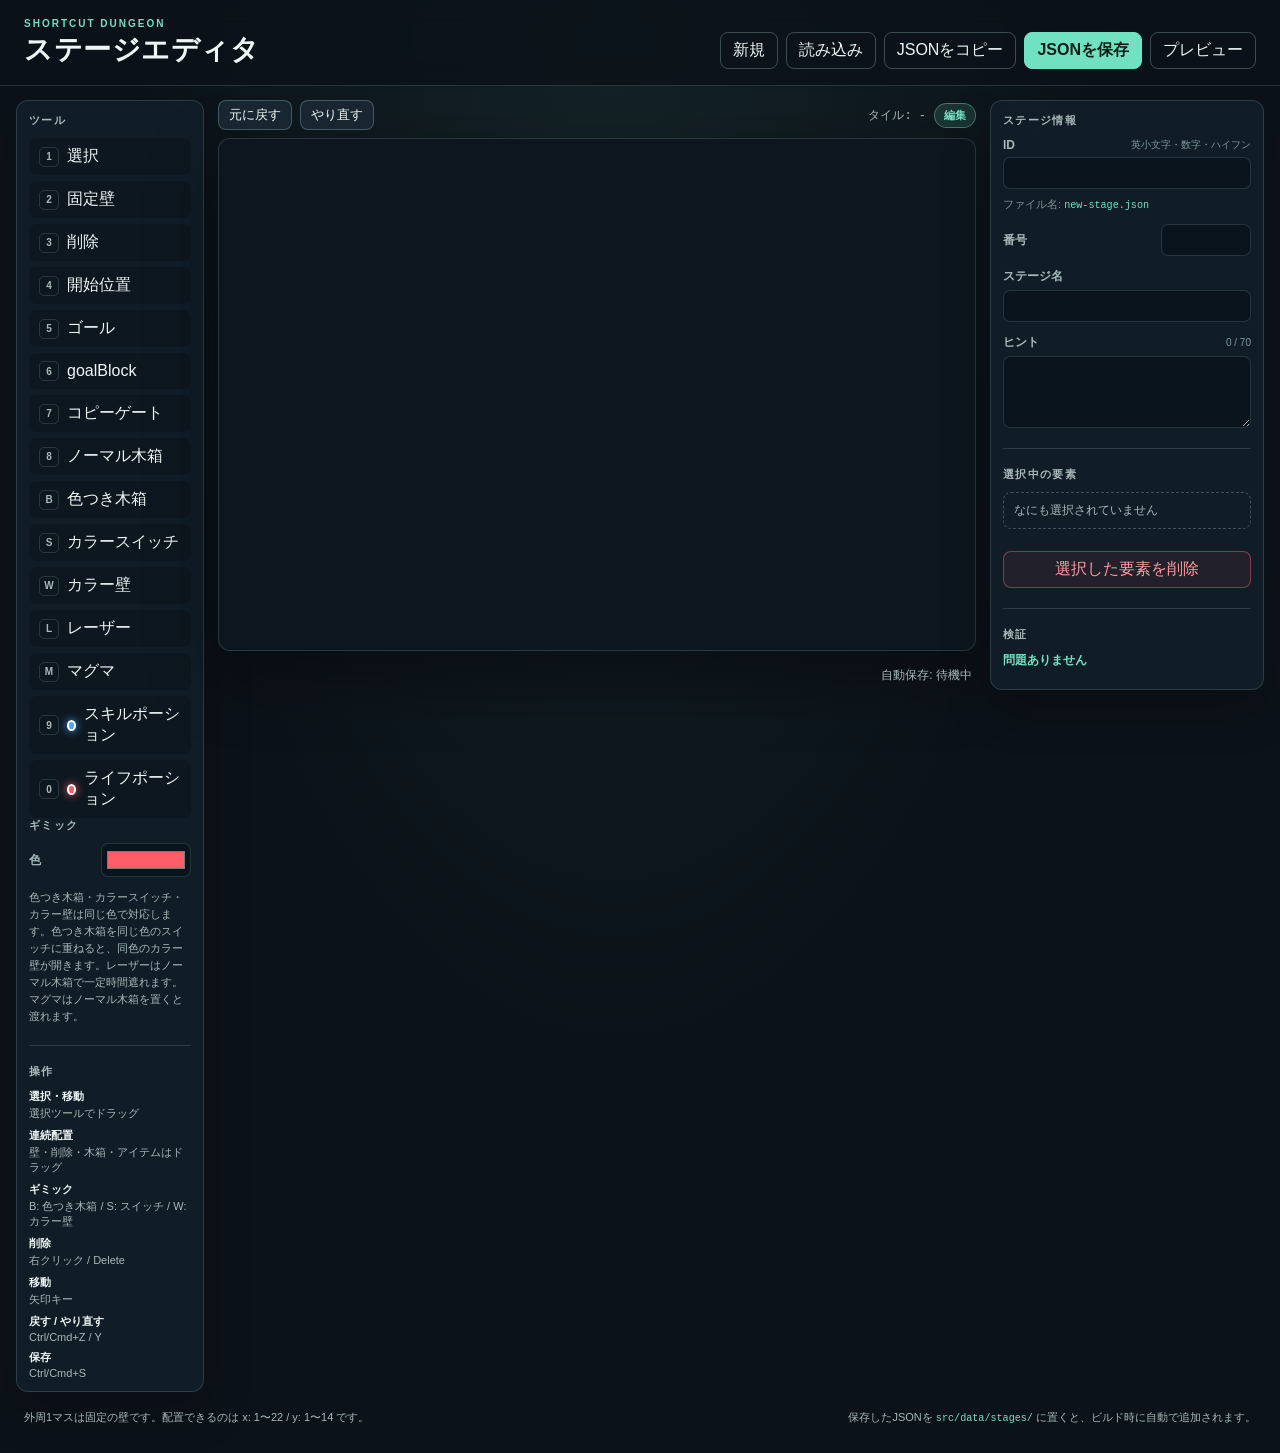
<file: editor/index.html>
<!doctype html>
<html lang="ja">
  <head>
    <meta charset="UTF-8">
    <meta name="viewport" content="width=device-width, initial-scale=1.0">
    <meta name="theme-color" content="#0b1219">
    <title>ステージエディタ | ショートカット・ダンジョン</title>
    <link rel="stylesheet" href="./src/styles.css">
    <script type="module" src="./src/main.js"></script>
  </head>
  <body>
    <header class="app-header">
      <div class="brand">
        <p class="eyebrow">SHORTCUT DUNGEON</p>
        <h1>ステージエディタ</h1>
      </div>
      <div class="header-actions">
        <button type="button" class="button ghost" id="new-button">新規</button>
        <button type="button" class="button ghost" id="import-button">読み込み</button>
        <button type="button" class="button ghost" id="copy-button">JSONをコピー</button>
        <button type="button" class="button primary" id="export-button">JSONを保存</button>
        <button type="button" class="button ghost" id="preview-button">プレビュー</button>
      </div>
      <input type="file" id="file-input" accept="application/json,.json" hidden>
    </header>

    <main class="editor-layout">
      <aside class="panel palette" aria-label="配置ツール">
        <h2>ツール</h2>
        <div class="tool-list" role="group" aria-label="配置する要素">
          <button type="button" class="tool" data-tool="select"><span class="tool-key">1</span>選択</button>
          <button type="button" class="tool" data-tool="wall"><span class="tool-key">2</span>固定壁</button>
          <button type="button" class="tool" data-tool="erase"><span class="tool-key">3</span>削除</button>
          <button type="button" class="tool" data-tool="start"><span class="tool-key">4</span>開始位置</button>
          <button type="button" class="tool" data-tool="goal"><span class="tool-key">5</span>ゴール</button>
          <button type="button" class="tool" data-tool="goalBlock"><span class="tool-key">6</span>goalBlock</button>
          <button type="button" class="tool" data-tool="gate"><span class="tool-key">7</span>コピーゲート</button>
          <button type="button" class="tool" data-tool="block"><span class="tool-key">8</span>ノーマル木箱</button>
          <button type="button" class="tool" data-tool="colorBlock"><span class="tool-key">B</span>色つき木箱</button>
          <button type="button" class="tool" data-tool="switch"><span class="tool-key">S</span>カラースイッチ</button>
          <button type="button" class="tool" data-tool="colorWall"><span class="tool-key">W</span>カラー壁</button>
          <button type="button" class="tool" data-tool="laser"><span class="tool-key">L</span>レーザー</button>
          <button type="button" class="tool" data-tool="magma"><span class="tool-key">M</span>マグマ</button>
          <button type="button" class="tool" data-tool="skillPotion"><span class="tool-key">9</span><span class="swatch skill"></span>スキルポーション</button>
          <button type="button" class="tool" data-tool="lifePotion"><span class="tool-key">0</span><span class="swatch life"></span>ライフポーション</button>
        </div>

        <section class="panel-section">
          <h2>ギミック</h2>
          <label class="field compact">
            <span>色</span>
            <input type="color" id="paint-color" value="#ff5e68">
          </label>
          <p class="panel-note">色つき木箱・カラースイッチ・カラー壁は同じ色で対応します。色つき木箱を同じ色のスイッチに重ねると、同色のカラー壁が開きます。レーザーはノーマル木箱で一定時間遮れます。マグマはノーマル木箱を置くと渡れます。</p>
        </section>

        <section class="panel-section">
          <h2>操作</h2>
          <dl class="shortcut-list">
            <div><dt>選択・移動</dt><dd>選択ツールでドラッグ</dd></div>
            <div><dt>連続配置</dt><dd>壁・削除・木箱・アイテムはドラッグ</dd></div>
            <div><dt>ギミック</dt><dd>B: 色つき木箱 / S: スイッチ / W: カラー壁</dd></div>
            <div><dt>削除</dt><dd>右クリック / Delete</dd></div>
            <div><dt>移動</dt><dd>矢印キー</dd></div>
            <div><dt>戻す / やり直す</dt><dd>Ctrl/Cmd+Z / Y</dd></div>
            <div><dt>保存</dt><dd>Ctrl/Cmd+S</dd></div>
          </dl>
        </section>
      </aside>

      <section class="canvas-column" aria-label="ステージ編集">
        <div class="canvas-toolbar">
          <div class="toolbar-left">
            <button type="button" class="button small" id="undo-button">元に戻す</button>
            <button type="button" class="button small" id="redo-button">やり直す</button>
          </div>
          <div class="toolbar-right">
            <span class="coordinate" id="coordinate">タイル: -</span>
            <span class="mode-badge" id="mode-badge">編集</span>
          </div>
        </div>

        <div class="canvas-frame" id="canvas-frame">
          <canvas
            id="editor-canvas"
            width="960"
            height="640"
            tabindex="0"
            aria-label="24列16行のステージ編集キャンバス"
          ></canvas>
        </div>

        <div class="status-bar">
          <span id="message" role="status" aria-live="polite"></span>
          <span id="save-status" class="save-status">自動保存: 待機中</span>
        </div>
      </section>

      <aside class="panel inspector" aria-label="ステージ情報と検証">
        <section class="panel-section">
          <h2>ステージ情報</h2>
          <label class="field">
            <span>ID <small>英小文字・数字・ハイフン</small></span>
            <input type="text" id="stage-id" spellcheck="false" autocomplete="off">
          </label>
          <p class="file-name">ファイル名: <code id="file-name">new-stage.json</code></p>
          <label class="field compact">
            <span>番号</span>
            <input type="number" id="stage-number" min="1" step="1">
          </label>
          <label class="field">
            <span>ステージ名</span>
            <input type="text" id="stage-name" maxlength="40">
          </label>
          <label class="field">
            <span>ヒント <small id="hint-count">0 / 70</small></span>
            <textarea id="stage-hint" rows="3" maxlength="70"></textarea>
          </label>
        </section>

        <section class="panel-section" id="selection-panel">
          <h2>選択中の要素</h2>
          <p class="selection-label" id="selection-label">なにも選択されていません</p>

          <div id="block-fields" hidden>
            <label class="field">
              <span>木箱の名前 <small>4文字以下推奨</small></span>
              <input type="text" id="block-name" maxlength="8">
            </label>
            <label class="field compact">
              <span>種類</span>
              <select id="block-kind">
                <option value="normal">ノーマル</option>
                <option value="colored">色つき</option>
              </select>
            </label>
            <label class="field compact">
              <span>色</span>
              <input type="color" id="block-color">
            </label>
          </div>

          <div id="entity-color-field" hidden>
            <label class="field compact">
              <span id="entity-color-label">色</span>
              <input type="color" id="entity-color">
            </label>
          </div>

          <div id="laser-fields" hidden>
            <label class="field compact">
              <span>向き</span>
              <select id="laser-direction">
                <option value="up">上</option>
                <option value="down">下</option>
                <option value="left">左</option>
                <option value="right">右</option>
              </select>
            </label>
            <label class="field compact">
              <span>長さ</span>
              <input type="number" id="laser-length" min="1" max="21" step="1">
            </label>
          </div>

          <div id="facing-field" hidden>
            <label class="field">
              <span>開始位置の向き</span>
              <select id="facing-select">
                <option value="up">上</option>
                <option value="down">下</option>
                <option value="left">左</option>
                <option value="right">右</option>
              </select>
            </label>
          </div>

          <button type="button" class="button danger" id="delete-button">選択した要素を削除</button>
        </section>

        <section class="panel-section validation-section">
          <h2>検証</h2>
          <p class="validation-summary" id="validation-summary">問題ありません</p>
          <ul class="validation-list" id="validation-list"></ul>
        </section>
      </aside>
    </main>

    <footer class="app-footer">
      <p>外周1マスは固定の壁です。配置できるのは x: 1〜22 / y: 1〜14 です。</p>
      <p>保存したJSONを <code>src/data/stages/</code> に置くと、ビルド時に自動で追加されます。</p>
    </footer>
  </body>
</html>
</file>
<file: editor/src/styles.css>
:root {
  color-scheme: dark;
  font-family: Inter, "Yu Gothic UI", "Meiryo", sans-serif;
  --bg: #0b1219;
  --panel: #121f29;
  --panel-strong: #172631;
  --border: rgba(150, 184, 185, 0.2);
  --border-strong: rgba(150, 184, 185, 0.35);
  --text: #eff7f5;
  --muted: #a7b9b8;
  --accent: #70e1c1;
  --accent-dim: rgba(112, 225, 193, 0.14);
  --gold: #f3c969;
  --danger: #ff5e68;
  --skill: #4aa8ff;
  --life: #ff5e68;
}

* {
  box-sizing: border-box;
}

body {
  min-width: 320px;
  min-height: 100vh;
  margin: 0;
  background:
    radial-gradient(ellipse at 48% 0%, rgba(50, 90, 88, 0.24), transparent 52%),
    var(--bg);
  color: var(--text);
}

button,
input,
select,
textarea {
  font: inherit;
}

code {
  color: var(--accent);
  font-family: "Cascadia Code", Consolas, monospace;
  font-size: 0.92em;
}

.app-header {
  display: flex;
  flex-wrap: wrap;
  align-items: flex-end;
  justify-content: space-between;
  gap: 16px;
  padding: 18px 24px 16px;
  border-bottom: 1px solid var(--border);
  background: rgba(11, 18, 25, 0.82);
  backdrop-filter: blur(12px);
}

.brand h1 {
  margin: 2px 0 0;
  font-size: clamp(21px, 2.4vw, 28px);
  letter-spacing: 0.02em;
}

.eyebrow {
  margin: 0;
  color: var(--accent);
  font-size: 10px;
  font-weight: 700;
  letter-spacing: 0.2em;
}

.header-actions {
  display: flex;
  flex-wrap: wrap;
  gap: 8px;
}

.button {
  min-height: 34px;
  padding: 7px 12px;
  border: 1px solid var(--border-strong);
  border-radius: 8px;
  background: var(--panel-strong);
  color: var(--text);
  cursor: pointer;
  transition: border-color 120ms ease, background 120ms ease, transform 120ms ease;
}

.button:hover:not(:disabled) {
  border-color: var(--accent);
  background: #1c303c;
}

.button:active:not(:disabled) {
  transform: translateY(1px);
}

.button:disabled {
  opacity: 0.4;
  cursor: default;
}

.button.primary {
  border-color: var(--accent);
  background: var(--accent);
  color: #082018;
  font-weight: 700;
}

.button.primary:hover:not(:disabled) {
  background: #8ff0d4;
}

.button.ghost {
  background: transparent;
}

.button.small {
  min-height: 30px;
  padding: 5px 10px;
  font-size: 13px;
}

.button.danger {
  width: 100%;
  margin-top: 10px;
  border-color: rgba(255, 94, 104, 0.45);
  background: rgba(255, 94, 104, 0.08);
  color: #ff9aa0;
}

.button.danger:hover:not(:disabled) {
  border-color: var(--danger);
  background: rgba(255, 94, 104, 0.16);
}

.editor-layout {
  display: grid;
  grid-template-columns: 216px minmax(0, 1fr) 306px;
  gap: 18px;
  align-items: start;
  padding: 18px 24px;
  max-width: 1760px;
  margin: 0 auto;
}

.panel {
  border: 1px solid var(--border);
  border-radius: 12px;
  background: rgba(18, 31, 41, 0.92);
  box-shadow: 0 18px 48px rgba(0, 0, 0, 0.22);
}

.palette,
.inspector {
  padding: 14px;
}

.inspector {
  max-height: calc(100vh - 150px);
  overflow: auto;
}

.panel h2 {
  margin: 0 0 10px;
  color: var(--muted);
  font-size: 11px;
  font-weight: 700;
  letter-spacing: 0.12em;
  text-transform: uppercase;
}

.panel-section + .panel-section {
  margin-top: 20px;
  padding-top: 18px;
  border-top: 1px solid var(--border);
}

.tool-list {
  display: grid;
  gap: 6px;
}

.tool {
  display: flex;
  align-items: center;
  gap: 8px;
  width: 100%;
  min-height: 36px;
  padding: 7px 9px;
  border: 1px solid transparent;
  border-radius: 8px;
  background: rgba(8, 16, 22, 0.4);
  color: var(--text);
  text-align: left;
  cursor: pointer;
}

.tool:hover {
  border-color: var(--border-strong);
  background: rgba(40, 63, 72, 0.45);
}

.tool.active {
  border-color: var(--accent);
  background: var(--accent-dim);
  box-shadow: inset 0 0 0 1px rgba(112, 225, 193, 0.18);
}

.tool-key {
  display: inline-grid;
  place-items: center;
  flex: 0 0 20px;
  width: 20px;
  height: 20px;
  border: 1px solid var(--border);
  border-radius: 5px;
  color: var(--muted);
  font-size: 10px;
  font-weight: 700;
}

.tool.active .tool-key {
  border-color: rgba(112, 225, 193, 0.5);
  color: var(--accent);
}

.swatch {
  width: 11px;
  height: 11px;
  border-radius: 50%;
  border: 2px solid #fff;
  box-shadow: 0 0 8px currentColor;
}

.swatch.skill {
  background: var(--skill);
  color: var(--skill);
}

.swatch.life {
  background: var(--life);
  color: var(--life);
}

.shortcut-list {
  display: grid;
  gap: 7px;
  margin: 0;
  font-size: 11px;
}

.panel-note {
  margin: 8px 0 0;
  color: var(--muted);
  font-size: 11px;
  line-height: 1.55;
}

.shortcut-list div {
  display: grid;
  gap: 2px;
}

.shortcut-list dt {
  color: var(--text);
  font-weight: 600;
}

.shortcut-list dd {
  margin: 0;
  color: var(--muted);
}

.canvas-column {
  min-width: 0;
}

.canvas-toolbar {
  display: flex;
  align-items: center;
  justify-content: space-between;
  gap: 12px;
  margin-bottom: 8px;
}

.toolbar-left,
.toolbar-right {
  display: flex;
  align-items: center;
  gap: 8px;
}

.coordinate {
  color: var(--muted);
  font-family: "Cascadia Code", Consolas, monospace;
  font-size: 12px;
}

.mode-badge {
  padding: 4px 9px;
  border: 1px solid rgba(112, 225, 193, 0.4);
  border-radius: 999px;
  background: var(--accent-dim);
  color: var(--accent);
  font-size: 11px;
  font-weight: 700;
}

.mode-badge.preview {
  border-color: rgba(243, 201, 105, 0.5);
  background: rgba(243, 201, 105, 0.12);
  color: var(--gold);
}

.canvas-frame {
  padding: 10px;
  border: 1px solid var(--border);
  border-radius: 12px;
  background: #0d161e;
  box-shadow: 0 24px 70px rgba(0, 0, 0, 0.38);
}

#editor-canvas {
  display: block;
  width: 100%;
  height: auto;
  border-radius: 5px;
  outline: none;
  cursor: crosshair;
  touch-action: none;
}

#editor-canvas:focus-visible {
  outline: 2px solid var(--accent);
  outline-offset: 3px;
}

#editor-canvas[data-tool="select"] {
  cursor: default;
}

#editor-canvas[data-tool="erase"] {
  cursor: not-allowed;
}

.status-bar {
  display: flex;
  justify-content: space-between;
  gap: 12px;
  margin-top: 8px;
  padding: 8px 4px;
  color: var(--muted);
  font-size: 12px;
}

#message {
  min-height: 1.5em;
}

.save-status {
  flex: 0 0 auto;
  white-space: nowrap;
}

.field {
  display: grid;
  gap: 5px;
  margin-bottom: 12px;
  color: var(--muted);
  font-size: 12px;
}

.field > span {
  display: flex;
  align-items: center;
  justify-content: space-between;
  gap: 8px;
  font-weight: 600;
}

.field small {
  color: #7f9696;
  font-weight: 400;
}

.field.compact {
  grid-template-columns: 1fr 90px;
  align-items: center;
}

.field.compact > span {
  display: block;
}

.field input,
.field select,
.field textarea {
  width: 100%;
  padding: 8px 9px;
  border: 1px solid var(--border);
  border-radius: 7px;
  background: rgba(8, 16, 22, 0.6);
  color: var(--text);
}

.field input:focus,
.field select:focus,
.field textarea:focus {
  border-color: var(--accent);
  outline: none;
}

.field textarea {
  resize: vertical;
  min-height: 58px;
  line-height: 1.5;
}

.field input[type="color"] {
  height: 34px;
  padding: 3px;
  cursor: pointer;
}

.file-name {
  margin: -4px 0 12px;
  color: #7f9696;
  font-size: 11px;
  overflow-wrap: anywhere;
}

.selection-label {
  margin: 0 0 12px;
  padding: 9px 10px;
  border: 1px dashed var(--border-strong);
  border-radius: 8px;
  color: var(--muted);
  font-size: 12px;
}

.validation-summary {
  margin: 0 0 8px;
  font-size: 12px;
  font-weight: 600;
  color: var(--accent);
}

.validation-summary.has-errors {
  color: var(--danger);
}

.validation-summary.has-warnings {
  color: var(--gold);
}

.validation-list {
  display: grid;
  gap: 6px;
  max-height: 260px;
  margin: 0;
  padding: 0;
  overflow: auto;
  list-style: none;
}

.validation-item {
  padding: 7px 8px;
  border: 1px solid var(--border);
  border-left-width: 3px;
  border-radius: 6px;
  background: rgba(8, 16, 22, 0.4);
  color: var(--muted);
  font-size: 11px;
  line-height: 1.45;
}

.validation-item.error {
  border-left-color: var(--danger);
}

.validation-item.warning {
  border-left-color: var(--gold);
}

.validation-item button {
  display: block;
  width: 100%;
  padding: 0;
  border: 0;
  background: transparent;
  color: inherit;
  text-align: left;
  cursor: pointer;
}

.validation-item .code {
  color: var(--text);
  font-family: "Cascadia Code", Consolas, monospace;
  font-size: 10px;
  margin-right: 4px;
}

.app-footer {
  display: flex;
  flex-wrap: wrap;
  justify-content: space-between;
  gap: 8px 24px;
  max-width: 1760px;
  margin: 0 auto;
  padding: 4px 24px 28px;
  color: var(--muted);
  font-size: 11px;
}

.app-footer p {
  margin: 0;
}

@media (max-width: 1380px) {
  .editor-layout {
    grid-template-columns: 188px minmax(0, 1fr) 274px;
    gap: 14px;
    padding: 14px 16px;
  }

  .palette,
  .inspector {
    padding: 12px;
  }
}

@media (max-width: 1080px) {
  .editor-layout {
    grid-template-columns: 1fr;
  }

  .palette {
    order: 1;
  }

  .canvas-column {
    order: 2;
  }

  .inspector {
    order: 3;
    max-height: none;
  }

  .tool-list {
    grid-template-columns: repeat(auto-fit, minmax(150px, 1fr));
  }
}
</file>
